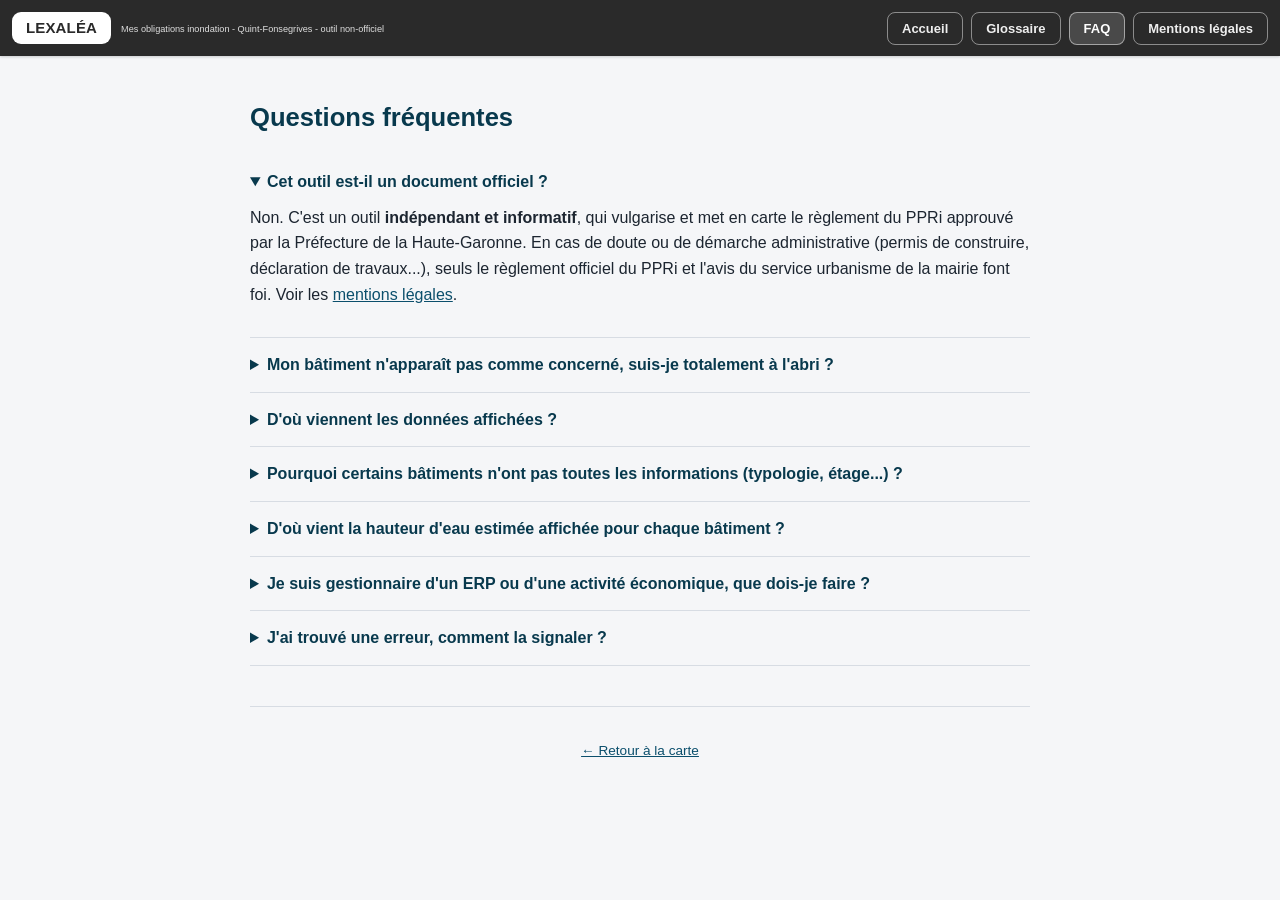
<file: faq.html>
<!doctype html>
<html lang="fr">
<head>
  <meta charset="utf-8">
  <meta name="viewport" content="width=device-width, initial-scale=1">
  <title>Questions fréquentes - Mes obligations inondation</title>
  <meta name="description" content="Réponses aux questions fréquentes sur l'outil et sur le PPRi inondation de Quint-Fonsegrives.">
  <link rel="stylesheet" href="src/css/style.css">
  <link rel="icon" href="data:image/svg+xml,<svg xmlns=%22http://www.w3.org/2000/svg%22 viewBox=%220 0 100 100%22><text y=%22.9em%22 font-size=%2290%22>🌊</text></svg>">
</head>
<body>
  <a class="skip-link" href="#contenu">Aller au contenu principal</a>
  <header class="app-header">
    <a class="brand" href="index.html"><span class="brand-pill">LEXALÉA</span></a>
    <span class="brand-text"><small>Mes obligations inondation - Quint-Fonsegrives - outil non-officiel</small></span>
    <nav class="nav-pills" aria-label="Navigation principale">
      <a href="index.html">Accueil</a>
      <a href="glossaire.html">Glossaire</a>
      <a href="faq.html" aria-current="page">FAQ</a>
      <a href="mentions-legales.html">Mentions légales</a>
    </nav>
    <button class="menu-toggle" id="menu-toggle" aria-label="Ouvrir le menu" aria-expanded="false" aria-controls="mobile-nav">☰</button>
  </header>
  <nav id="mobile-nav" class="mobile-nav" aria-label="Navigation mobile">
    <a href="index.html">🏠 Accueil</a>
    <a href="glossaire.html">📖 Glossaire</a>
    <a href="faq.html">❓ Questions fréquentes</a>
    <a href="mentions-legales.html">⚖️ Mentions légales</a>
  </nav>

  <main id="contenu" class="content-page">
    <h1>Questions fréquentes</h1>

    <details class="faq-item" open>
      <summary>Cet outil est-il un document officiel ?</summary>
      <p>
        Non. C'est un outil <strong>indépendant et informatif</strong>, qui
        vulgarise et met en carte le règlement du PPRi approuvé par la
        Préfecture de la Haute-Garonne. En cas de doute ou de démarche
        administrative (permis de construire, déclaration de travaux...),
        seuls le règlement officiel du PPRi et l'avis du service urbanisme de
        la mairie font foi. Voir les <a href="mentions-legales.html">mentions légales</a>.
      </p>
    </details>

    <details class="faq-item">
      <summary>Mon bâtiment n'apparaît pas comme concerné, suis-je totalement à l'abri ?</summary>
      <p>
        Le PPRi « Marcaissonne-Sauneseillonne » couvre un phénomène
        précis (débordement de cours d'eau). D'autres risques peuvent exister
        (ruissellement pluvial, autres aléas) sans être cartographiés par ce
        PPRi. Consultez <a href="https://www.georisques.gouv.fr/" target="_blank" rel="noopener">Géorisques</a>
        pour une vue d'ensemble des risques à votre adresse.
      </p>
    </details>

    <details class="faq-item">
      <summary>D'où viennent les données affichées ?</summary>
      <p>
        Le zonage réglementaire provient du PPRi approuvé, publié par la
        DDT de la Haute-Garonne. Les bâtiments proviennent de la BD TOPO®
        de l'IGN, croisés géographiquement avec le zonage, et complétés par
        la BDNB (typologie) lorsque disponible. La hauteur d'eau estimée est
        calculée à partir des cotes de crue historique officielles (isocotes
        PHE) et du Modèle Numérique de Terrain LiDAR HD de l'IGN. Les
        établissements recevant du public ne sont pas encore intégrés pour
        cette commune. Le détail est donné dans
        <a href="https://github.com/Geopi-Conseil/QUINT-REGLOVIZ" target="_blank" rel="noopener">le dépôt du projet</a> (fichier
        <code>docs/METHODOLOGIE.md</code>).
      </p>
    </details>

    <details class="faq-item">
      <summary>Pourquoi certains bâtiments n'ont pas toutes les informations (typologie, étage...) ?</summary>
      <p>
        Certaines informations (nombre de logements, présence d'un étage,
        usage précis) sont estimées à partir de données publiques qui ne sont
        pas exhaustives à l'échelle du bâtiment individuel. Lorsque la donnée
        est incertaine ou absente, l'outil l'indique explicitement plutôt que
        de deviner.
      </p>
    </details>

    <details class="faq-item">
      <summary>D'où vient la hauteur d'eau estimée affichée pour chaque bâtiment ?</summary>
      <p>
        Pour Quint-Fonsegrives, les cotes de crue historique (plus hautes eaux
        connues, PHE) sont disponibles sous forme cartographique (isocotes
        géoréférencées). L'outil interpole une surface d'eau continue entre
        ces lignes de cote, puis la compare à l'altitude du sol au droit de
        chaque bâtiment (Modèle Numérique de Terrain LiDAR HD de l'IGN,
        précision verticale officielle de 10 cm). La différence donne la
        hauteur d'eau estimée. C'est une <strong>estimation indicative</strong>,
        pas un calcul hydraulique réglementaire : le sol sous un bâtiment
        n'est jamais mesuré directement par le LiDAR (la toiture bloque le
        laser), il est donc lui-même interpolé à partir des points sol
        alentour. En cas de doute, le plan officiel des cotes PHE reste
        consultable auprès de la DDT ou de la mairie.
      </p>
    </details>

    <details class="faq-item">
      <summary>Je suis gestionnaire d'un ERP ou d'une activité économique, que dois-je faire ?</summary>
      <p>
        Cliquez sur votre établissement (ou recherchez son adresse) : le
        panneau d'information indique la zone réglementaire, les seuils de
        travaux applicables et, le cas échéant, votre éligibilité au Fonds
        Barnier. Un diagnostic de vulnérabilité réalisé par un professionnel
        reste la démarche de référence pour vos obligations précises.
      </p>
    </details>

    <details class="faq-item">
      <summary>J'ai trouvé une erreur, comment la signaler ?</summary>
      <p>
        Ouvrez une « issue » sur le dépôt du projet en décrivant le bâtiment
        concerné (adresse ou identifiant BD TOPO) et l'erreur constatée. Voir
        le fichier <code>CONTRIBUTING.md</code> du dépôt.
      </p>
    </details>

    <footer class="site-footer">
      <p><a href="index.html">← Retour à la carte</a></p>
    </footer>
  </main>

  <script src="src/js/nav.js"></script>
</body>
</html>
</file>
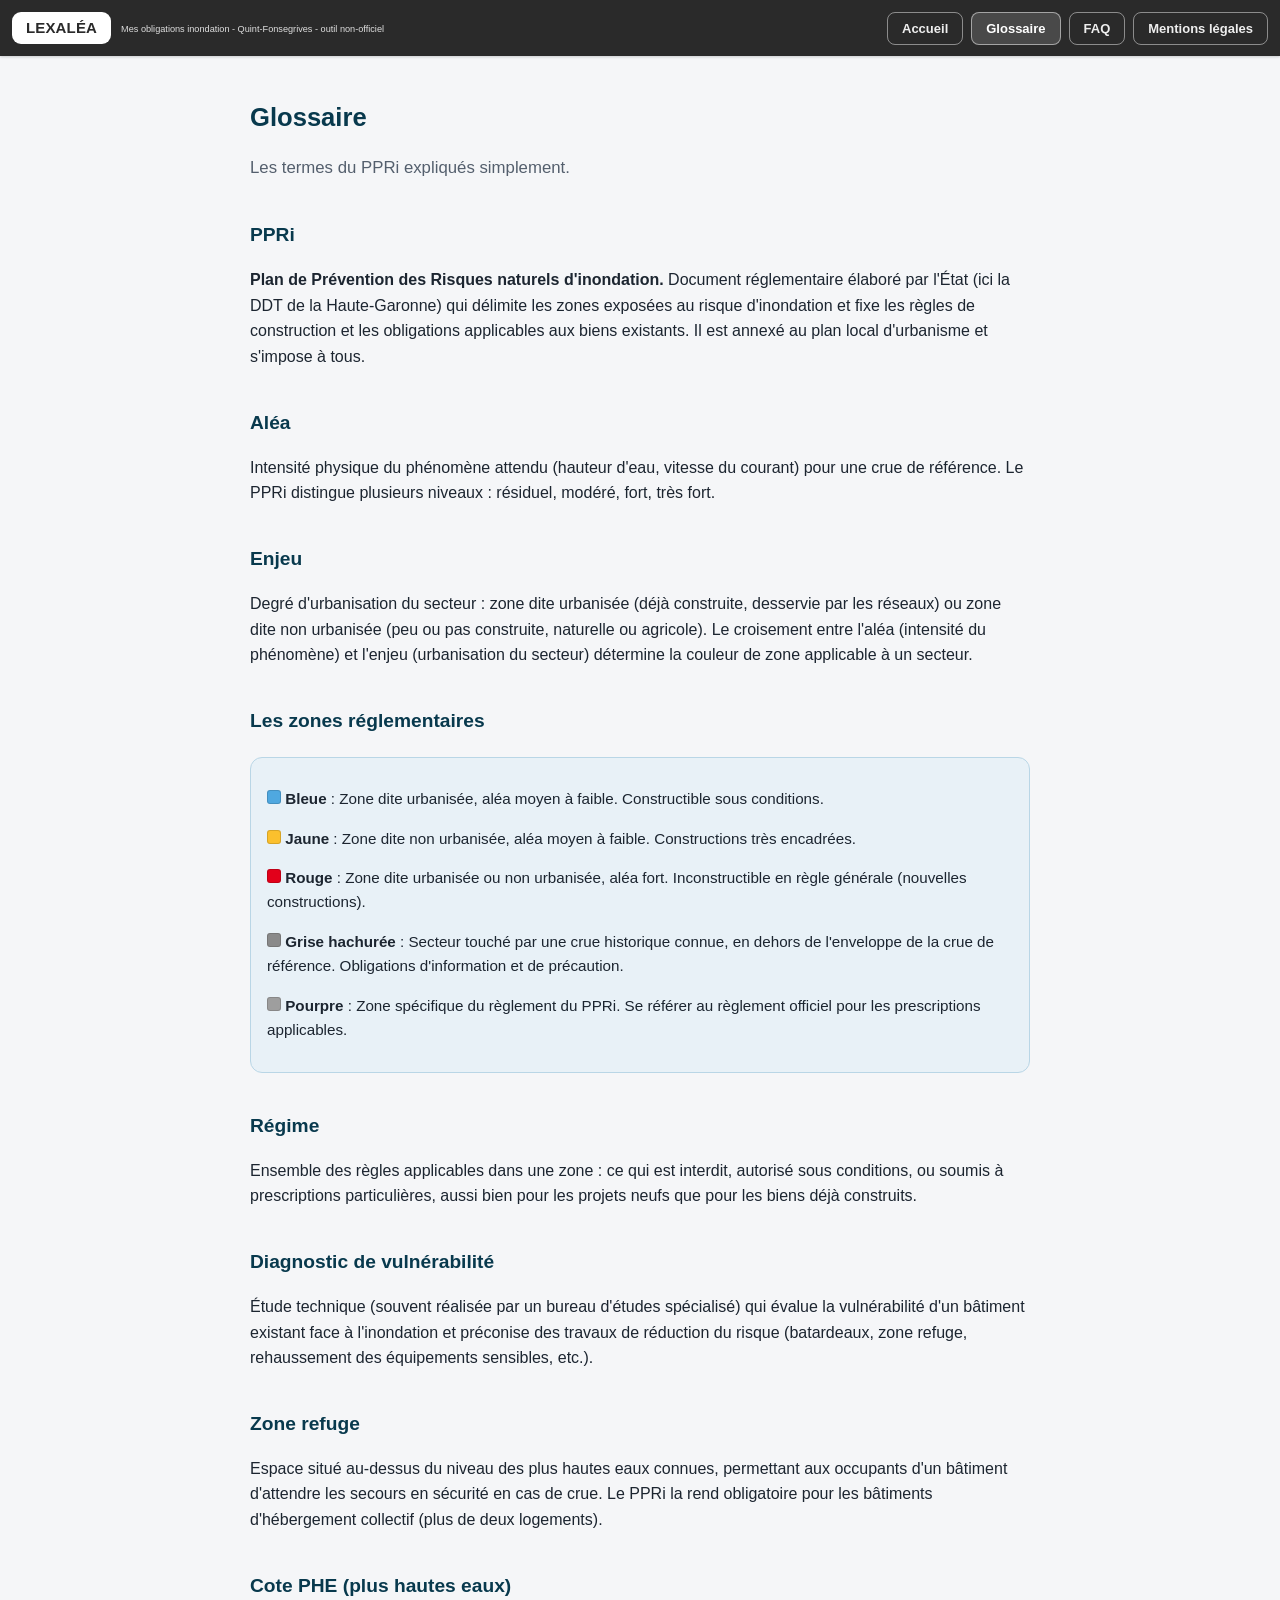
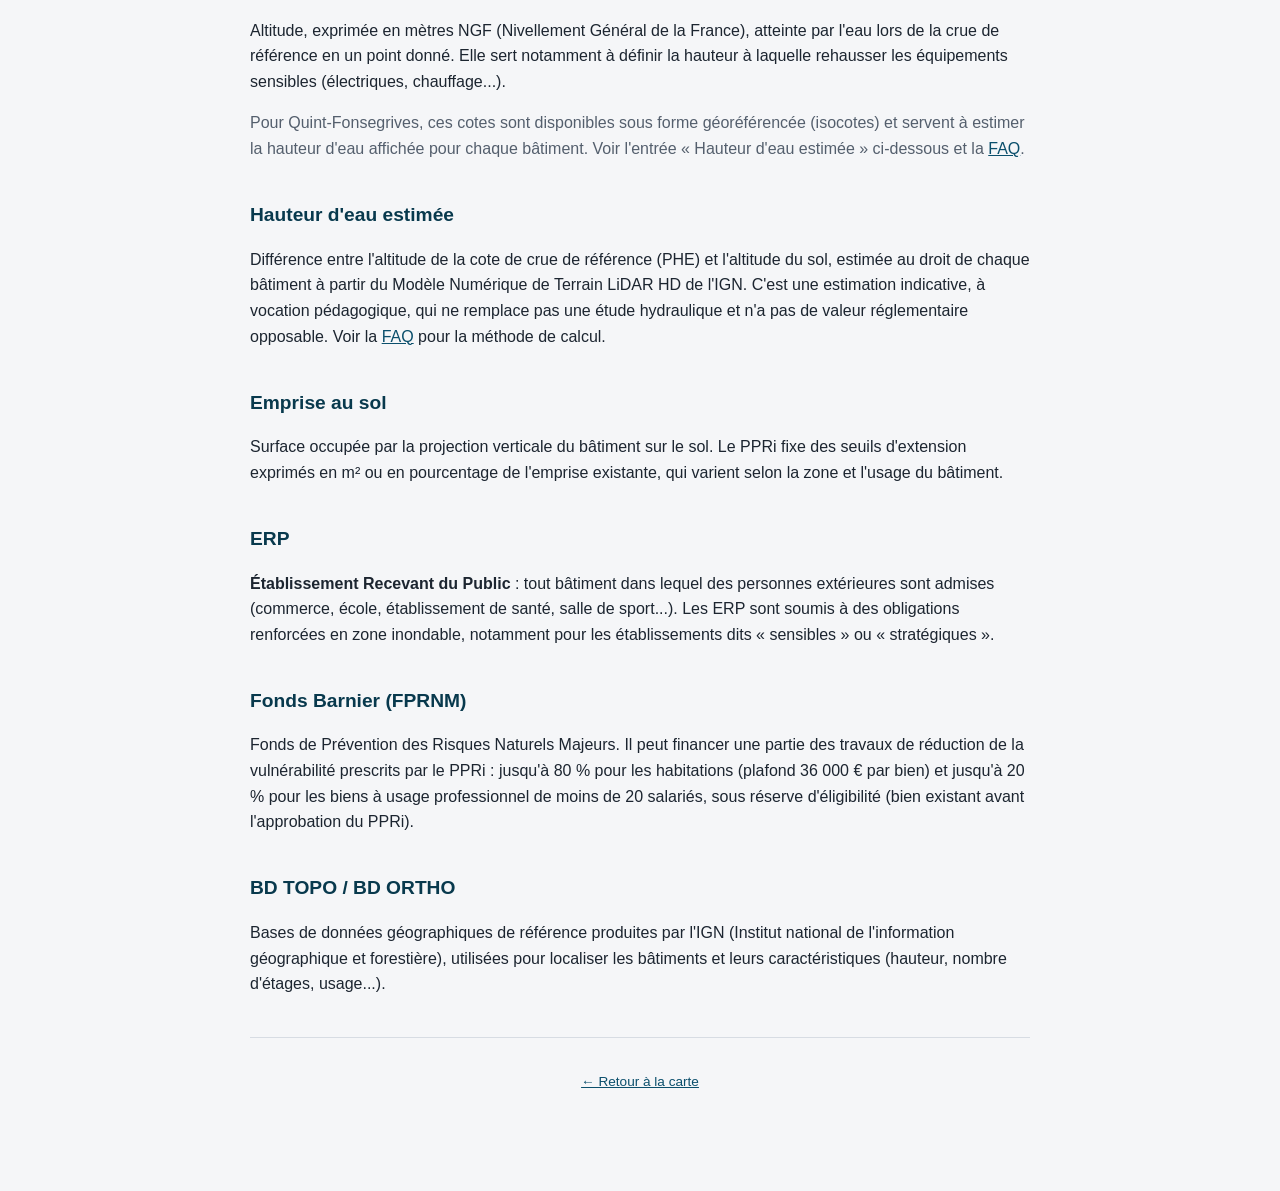
<file: glossaire.html>
<!doctype html>
<html lang="fr">
<head>
  <meta charset="utf-8">
  <meta name="viewport" content="width=device-width, initial-scale=1">
  <title>Glossaire - Mes obligations inondation</title>
  <meta name="description" content="Définitions simples des termes utilisés dans le PPRi inondation : aléa, enjeu, zone bleue/orange/rouge/violette, cote PHE, zone refuge, Fonds Barnier...">
  <link rel="stylesheet" href="src/css/style.css">
  <link rel="icon" href="data:image/svg+xml,<svg xmlns=%22http://www.w3.org/2000/svg%22 viewBox=%220 0 100 100%22><text y=%22.9em%22 font-size=%2290%22>🌊</text></svg>">
</head>
<body>
  <a class="skip-link" href="#contenu">Aller au contenu principal</a>
  <header class="app-header">
    <a class="brand" href="index.html"><span class="brand-pill">LEXALÉA</span></a>
    <span class="brand-text"><small>Mes obligations inondation - Quint-Fonsegrives - outil non-officiel</small></span>
    <nav class="nav-pills" aria-label="Navigation principale">
      <a href="index.html">Accueil</a>
      <a href="glossaire.html" aria-current="page">Glossaire</a>
      <a href="faq.html">FAQ</a>
      <a href="mentions-legales.html">Mentions légales</a>
    </nav>
    <button class="menu-toggle" id="menu-toggle" aria-label="Ouvrir le menu" aria-expanded="false" aria-controls="mobile-nav">☰</button>
  </header>
  <nav id="mobile-nav" class="mobile-nav" aria-label="Navigation mobile">
    <a href="index.html">🏠 Accueil</a>
    <a href="glossaire.html">📖 Glossaire</a>
    <a href="faq.html">❓ Questions fréquentes</a>
    <a href="mentions-legales.html">⚖️ Mentions légales</a>
  </nav>

  <main id="contenu" class="content-page">
    <h1>Glossaire</h1>
    <p class="lead">Les termes du PPRi expliqués simplement.</p>

    <h2>PPRi</h2>
    <p>
      <strong>Plan de Prévention des Risques naturels d'inondation.</strong> Document
      réglementaire élaboré par l'État (ici la DDT de la Haute-Garonne) qui
      délimite les zones exposées au risque d'inondation et fixe les règles de
      construction et les obligations applicables aux biens existants. Il est
      annexé au plan local d'urbanisme et s'impose à tous.
    </p>

    <h2>Aléa</h2>
    <p>
      Intensité physique du phénomène attendu (hauteur d'eau, vitesse du
      courant) pour une crue de référence. Le PPRi distingue plusieurs niveaux :
      résiduel, modéré, fort, très fort.
    </p>

    <h2>Enjeu</h2>
    <p>
      Degré d'urbanisation du secteur : zone dite urbanisée (déjà construite,
      desservie par les réseaux) ou zone dite non urbanisée (peu ou pas
      construite, naturelle ou agricole). Le croisement entre l'aléa (intensité
      du phénomène) et l'enjeu (urbanisation du secteur) détermine la couleur
      de zone applicable à un secteur.
    </p>

    <h2>Les zones réglementaires</h2>
    <div class="notice info">
      <p><span class="legend-swatch" style="background:#4FA8E0;display:inline-block"></span>
      <strong> Bleue</strong> : Zone dite urbanisée, aléa moyen à faible. Constructible sous conditions.</p>
      <p><span class="legend-swatch" style="background:#FBC02D;display:inline-block"></span>
      <strong> Jaune</strong> : Zone dite non urbanisée, aléa moyen à faible. Constructions très encadrées.</p>
      <p><span class="legend-swatch" style="background:#E2001A;display:inline-block"></span>
      <strong> Rouge</strong> : Zone dite urbanisée ou non urbanisée, aléa fort. Inconstructible en règle générale (nouvelles constructions).</p>
      <p><span class="legend-swatch" style="background:#8A8A8A;display:inline-block"></span>
      <strong> Grise hachurée</strong> : Secteur touché par une crue historique connue, en dehors de l'enveloppe de la crue de référence. Obligations d'information et de précaution.</p>
      <p><span class="legend-swatch" style="background:#9E9E9E;display:inline-block"></span>
      <strong> Pourpre</strong> : Zone spécifique du règlement du PPRi. Se référer au règlement officiel pour les prescriptions applicables.</p>
    </div>

    <h2>Régime</h2>
    <p>
      Ensemble des règles applicables dans une zone : ce qui est interdit,
      autorisé sous conditions, ou soumis à prescriptions particulières, aussi
      bien pour les projets neufs que pour les biens déjà construits.
    </p>

    <h2>Diagnostic de vulnérabilité</h2>
    <p>
      Étude technique (souvent réalisée par un bureau d'études spécialisé) qui
      évalue la vulnérabilité d'un bâtiment existant face à l'inondation et
      préconise des travaux de réduction du risque (batardeaux, zone refuge,
      rehaussement des équipements sensibles, etc.).
    </p>

    <h2>Zone refuge</h2>
    <p>
      Espace situé au-dessus du niveau des plus hautes eaux connues, permettant
      aux occupants d'un bâtiment d'attendre les secours en sécurité en cas de
      crue. Le PPRi la rend obligatoire pour les bâtiments d'hébergement
      collectif (plus de deux logements).
    </p>

    <h2>Cote PHE (plus hautes eaux)</h2>
    <p>
      Altitude, exprimée en mètres NGF (Nivellement Général de la France),
      atteinte par l'eau lors de la crue de référence en un point donné. Elle
      sert notamment à définir la hauteur à laquelle rehausser les équipements
      sensibles (électriques, chauffage...).
    </p>
    <p class="text-muted">
      Pour Quint-Fonsegrives, ces cotes sont disponibles sous forme
      géoréférencée (isocotes) et servent à estimer la hauteur d'eau affichée
      pour chaque bâtiment. Voir l'entrée « Hauteur d'eau estimée » ci-dessous
      et la <a href="faq.html">FAQ</a>.
    </p>

    <h2>Hauteur d'eau estimée</h2>
    <p>
      Différence entre l'altitude de la cote de crue de référence (PHE) et
      l'altitude du sol, estimée au droit de chaque bâtiment à partir du
      Modèle Numérique de Terrain LiDAR HD de l'IGN. C'est une estimation
      indicative, à vocation pédagogique, qui ne remplace pas une étude
      hydraulique et n'a pas de valeur réglementaire opposable. Voir la
      <a href="faq.html">FAQ</a> pour la méthode de calcul.
    </p>

    <h2>Emprise au sol</h2>
    <p>
      Surface occupée par la projection verticale du bâtiment sur le sol. Le
      PPRi fixe des seuils d'extension exprimés en m² ou en pourcentage de
      l'emprise existante, qui varient selon la zone et l'usage du bâtiment.
    </p>

    <h2>ERP</h2>
    <p>
      <strong>Établissement Recevant du Public</strong> : tout bâtiment dans
      lequel des personnes extérieures sont admises (commerce, école,
      établissement de santé, salle de sport...). Les ERP sont soumis à des
      obligations renforcées en zone inondable, notamment pour les
      établissements dits « sensibles » ou « stratégiques ».
    </p>

    <h2>Fonds Barnier (FPRNM)</h2>
    <p>
      Fonds de Prévention des Risques Naturels Majeurs. Il peut financer une
      partie des travaux de réduction de la vulnérabilité prescrits par le
      PPRi : jusqu'à 80 % pour les habitations (plafond 36 000 € par bien) et
      jusqu'à 20 % pour les biens à usage professionnel de moins de 20 salariés,
      sous réserve d'éligibilité (bien existant avant l'approbation du PPRi).
    </p>

    <h2>BD TOPO / BD ORTHO</h2>
    <p>
      Bases de données géographiques de référence produites par l'IGN
      (Institut national de l'information géographique et forestière),
      utilisées pour localiser les bâtiments et leurs caractéristiques
      (hauteur, nombre d'étages, usage...).
    </p>

    <footer class="site-footer">
      <p><a href="index.html">← Retour à la carte</a></p>
    </footer>
  </main>

  <script src="src/js/nav.js"></script>
</body>
</html>
</file>
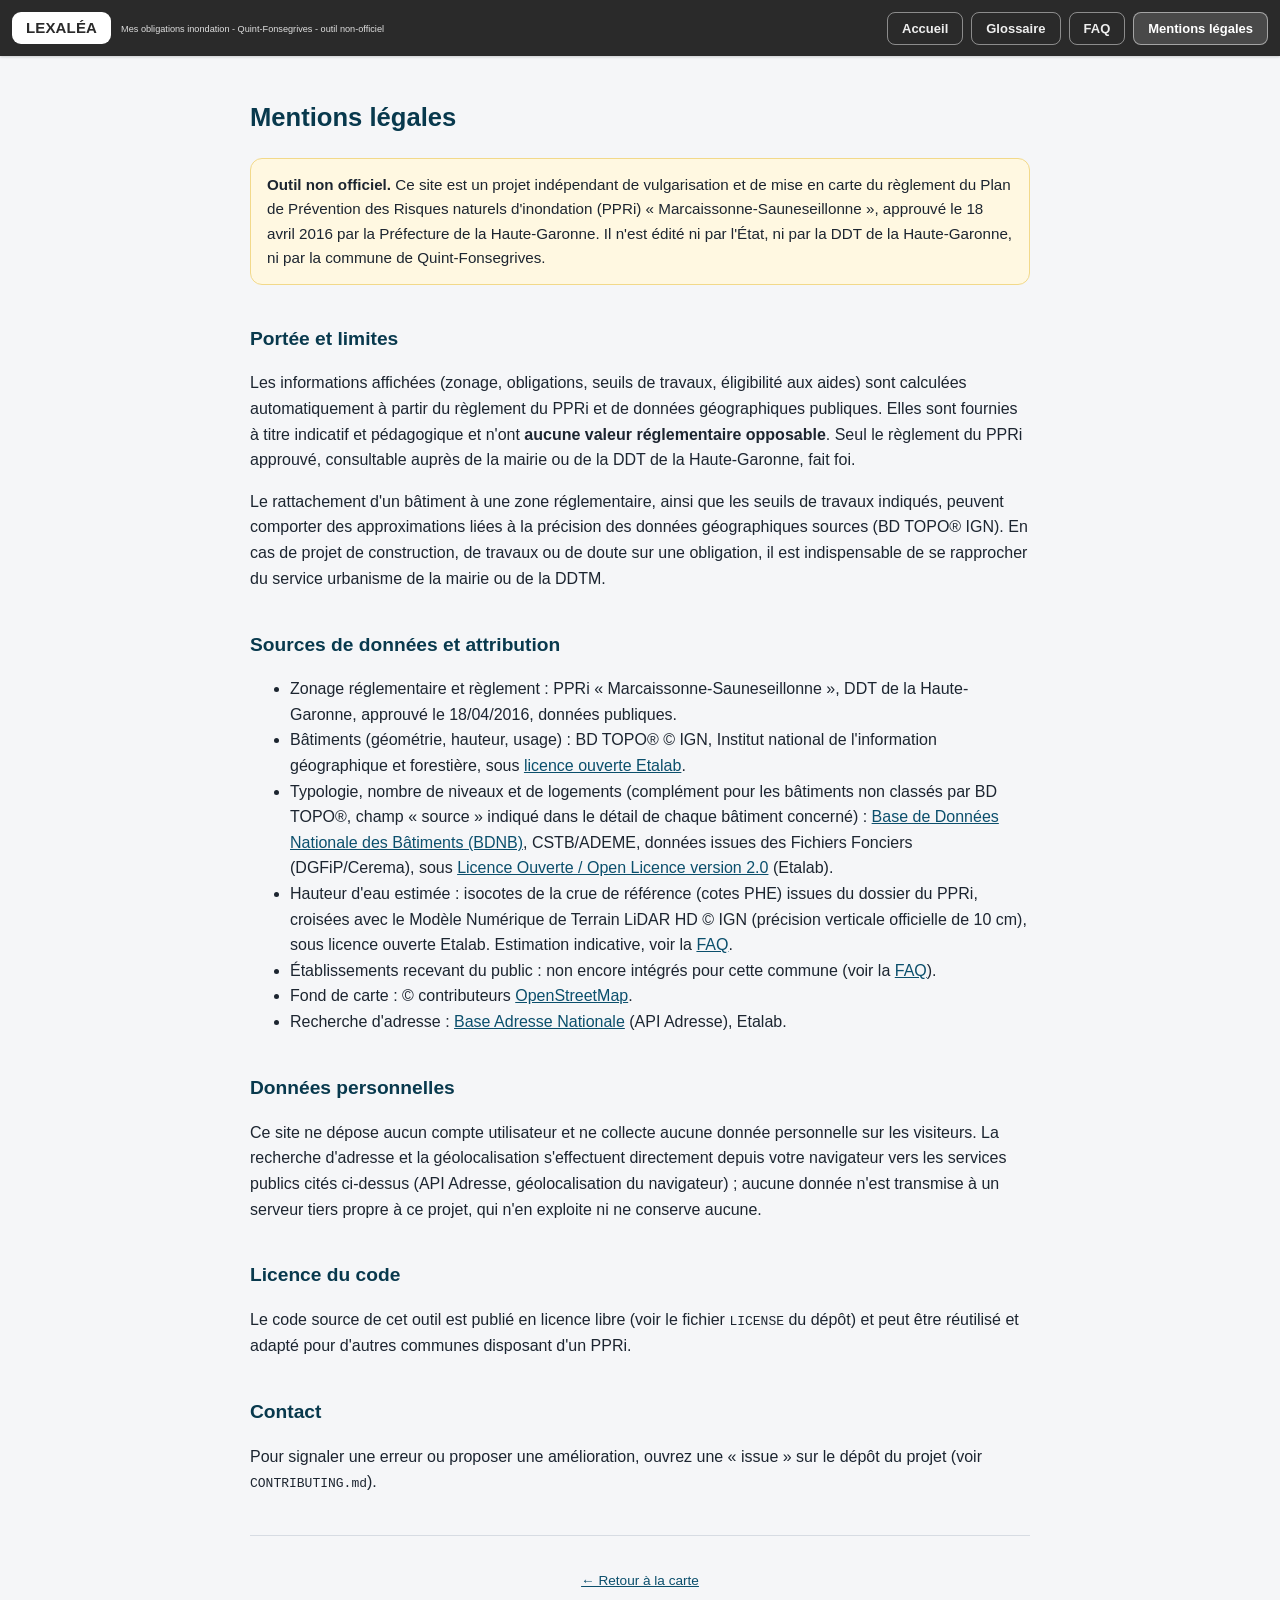
<file: mentions-legales.html>
<!doctype html>
<html lang="fr">
<head>
  <meta charset="utf-8">
  <meta name="viewport" content="width=device-width, initial-scale=1">
  <title>Mentions légales - Mes obligations inondation</title>
  <meta name="description" content="Mentions légales, sources de données et limites de l'outil « Mes obligations inondation » de Quint-Fonsegrives.">
  <link rel="stylesheet" href="src/css/style.css">
  <link rel="icon" href="data:image/svg+xml,<svg xmlns=%22http://www.w3.org/2000/svg%22 viewBox=%220 0 100 100%22><text y=%22.9em%22 font-size=%2290%22>🌊</text></svg>">
</head>
<body>
  <a class="skip-link" href="#contenu">Aller au contenu principal</a>
  <header class="app-header">
    <a class="brand" href="index.html"><span class="brand-pill">LEXALÉA</span></a>
    <span class="brand-text"><small>Mes obligations inondation - Quint-Fonsegrives - outil non-officiel</small></span>
    <nav class="nav-pills" aria-label="Navigation principale">
      <a href="index.html">Accueil</a>
      <a href="glossaire.html">Glossaire</a>
      <a href="faq.html">FAQ</a>
      <a href="mentions-legales.html" aria-current="page">Mentions légales</a>
    </nav>
    <button class="menu-toggle" id="menu-toggle" aria-label="Ouvrir le menu" aria-expanded="false" aria-controls="mobile-nav">☰</button>
  </header>
  <nav id="mobile-nav" class="mobile-nav" aria-label="Navigation mobile">
    <a href="index.html">🏠 Accueil</a>
    <a href="glossaire.html">📖 Glossaire</a>
    <a href="faq.html">❓ Questions fréquentes</a>
    <a href="mentions-legales.html">⚖️ Mentions légales</a>
  </nav>

  <main id="contenu" class="content-page">
    <h1>Mentions légales</h1>

    <div class="notice">
      <strong>Outil non officiel.</strong> Ce site est un projet indépendant
      de vulgarisation et de mise en carte du règlement du Plan de Prévention
      des Risques naturels d'inondation (PPRi) « Marcaissonne-Sauneseillonne »,
      approuvé le 18 avril 2016 par la Préfecture de la Haute-Garonne. Il
      n'est édité ni par l'État, ni par la DDT de la Haute-Garonne, ni par la
      commune de Quint-Fonsegrives.
    </div>

    <h2>Portée et limites</h2>
    <p>
      Les informations affichées (zonage, obligations, seuils de travaux,
      éligibilité aux aides) sont calculées automatiquement à partir du
      règlement du PPRi et de données géographiques publiques. Elles sont
      fournies à titre indicatif et pédagogique et n'ont
      <strong>aucune valeur réglementaire opposable</strong>. Seul le
      règlement du PPRi approuvé, consultable auprès de la mairie ou de la
      DDT de la Haute-Garonne, fait foi.
    </p>
    <p>
      Le rattachement d'un bâtiment à une zone réglementaire, ainsi que les
      seuils de travaux indiqués, peuvent comporter des approximations liées
      à la précision des données géographiques sources (BD TOPO® IGN). En cas
      de projet de construction, de travaux ou de doute sur une obligation,
      il est indispensable de se rapprocher du service urbanisme de la mairie
      ou de la DDTM.
    </p>

    <h2>Sources de données et attribution</h2>
    <ul>
      <li>
        Zonage réglementaire et règlement : PPRi « Marcaissonne-Sauneseillonne »,
        DDT de la Haute-Garonne, approuvé le 18/04/2016, données publiques.
      </li>
      <li>
        Bâtiments (géométrie, hauteur, usage) : BD TOPO® © IGN, Institut
        national de l'information géographique et forestière, sous
        <a href="https://geoservices.ign.fr/documentation/donnees/licences" target="_blank" rel="noopener">licence ouverte Etalab</a>.
      </li>
      <li>
        Typologie, nombre de niveaux et de logements (complément pour les
        bâtiments non classés par BD TOPO®, champ « source » indiqué dans
        le détail de chaque bâtiment concerné) :
        <a href="https://bdnb.io/" target="_blank" rel="noopener">Base de Données Nationale des Bâtiments (BDNB)</a>,
        CSTB/ADEME, données issues des Fichiers Fonciers (DGFiP/Cerema), sous
        <a href="https://www.etalab.gouv.fr/licence-ouverte-open-licence/" target="_blank" rel="noopener">Licence Ouverte / Open Licence version 2.0</a> (Etalab).
      </li>
      <li>
        Hauteur d'eau estimée : isocotes de la crue de référence (cotes PHE)
        issues du dossier du PPRi, croisées avec le Modèle Numérique de
        Terrain LiDAR HD © IGN (précision verticale officielle de 10 cm),
        sous licence ouverte Etalab. Estimation indicative, voir la
        <a href="faq.html">FAQ</a>.
      </li>
      <li>
        Établissements recevant du public : non encore intégrés pour cette
        commune (voir la <a href="faq.html">FAQ</a>).
      </li>
      <li>
        Fond de carte : © contributeurs
        <a href="https://www.openstreetmap.org/copyright" target="_blank" rel="noopener">OpenStreetMap</a>.
      </li>
      <li>
        Recherche d'adresse : <a href="https://adresse.data.gouv.fr/" target="_blank" rel="noopener">Base Adresse Nationale</a> (API Adresse), Etalab.
      </li>
    </ul>

    <h2>Données personnelles</h2>
    <p>
      Ce site ne dépose aucun compte utilisateur et ne collecte aucune donnée
      personnelle sur les visiteurs. La recherche d'adresse et la
      géolocalisation s'effectuent directement depuis votre navigateur vers
      les services publics cités ci-dessus (API Adresse, géolocalisation du
      navigateur) ; aucune donnée n'est transmise à un serveur tiers propre à
      ce projet, qui n'en exploite ni ne conserve aucune.
    </p>

    <h2>Licence du code</h2>
    <p>
      Le code source de cet outil est publié en licence libre (voir le
      fichier <code>LICENSE</code> du dépôt) et peut être réutilisé et adapté
      pour d'autres communes disposant d'un PPRi.
    </p>

    <h2>Contact</h2>
    <p>
      Pour signaler une erreur ou proposer une amélioration, ouvrez une
      « issue » sur le dépôt du projet (voir <code>CONTRIBUTING.md</code>).
    </p>

    <footer class="site-footer">
      <p><a href="index.html">← Retour à la carte</a></p>
    </footer>
  </main>

  <script src="src/js/nav.js"></script>
</body>
</html>
</file>
<file: src/css/style.css>
/* =========================================================================
   Mes obligations face au risque inondation - Quint-Fonsegrives
   Feuille de style principale
   Mobile-first, variables CSS, thème clair uniquement (contexte réglementaire
   -> on privilégie une lecture stable et imprimable plutôt qu'un mode sombre).
   ========================================================================= */

:root {
  /* Palette neutre de l'interface (volontairement distincte des couleurs
     réglementaires des zones, pour ne jamais les confondre) */
  --color-bg: #f5f6f8;
  --color-surface: #ffffff;
  --color-surface-alt: #eef1f5;
  --color-border: #d7dce3;
  --color-text: #1c2530;
  --color-text-muted: #545f6d;
  --color-primary: #0b4f6c;
  --color-primary-dark: #08394d;
  --color-primary-contrast: #ffffff;
  --color-focus: #1a73e8;
  --color-danger: #b3261e;
  --color-success: #2e7d32;

  /* Couleurs réglementaires des zones PPRi : DOIVENT rester cohérentes avec
     data/*.geojson (propriété zoneColor) et docs/METHODOLOGIE.md */
  --zone-bleue: #4fa8e0;
  --zone-jaune: #fbc02d;
  --zone-rouge: #e2001a;
  --zone-grise-hachuree: #8a8a8a;
  --zone-pourpre: #9e9e9e;
  --zone-hors: #9e9e9e;

  /* Identité LEXALÉA : nav sombre + un badge de couleur par parcours (voir
     docs/ARCHITECTURE pour l'origine de ces teintes, reprises du prototype
     d'interface). Les bandeaux du panneau Habitants reprennent la palette
     du prototype (proto_lexalea.pptx). */
  --nav-bg: #2a2a2a;
  --nav-bg-dark: #1f1f1f;
  --mode-habitants: #2e3b52;
  --mode-elus: #6b5a1f;
  --mode-services: #2f6f63;
  --band-zonage: #afc2e8;
  --band-profil: #f5d76e;
  --band-estimation: #9fb4dd;
  --band-mesures: #c9ddc2;
  --band-travaux: #f3c8a6;
  /* Variantes très claires des couleurs ci-dessus, utilisées comme fond de
     pastille d'icône et comme léger lavis de l'en-tête quand le bandeau est
     ouvert (voir .band-head-icon / details[open] > .band-head). */
  --band-zonage-soft: #eaf0fb;
  --band-profil-soft: #fdf6df;
  --band-estimation-soft: #e9eff9;
  --band-mesures-soft: #eaf5e7;
  --band-travaux-soft: #fdf0e3;

  /* Codage obligatoire / recommandé / aides (mesures) et neuf / existant
     (travaux) : couleur + icône + libellé, jamais la couleur seule (voir
     bandeaux « Mesures » et « Règles de travaux », src/js/app.js). */
  --color-mandatory: #b3261e;
  --color-mandatory-bg: #fbeceb;
  --color-mandatory-border: #f0cbc8;
  --color-recommended: #0f6a5e;
  --color-recommended-bg: #e9f4f2;
  --color-recommended-border: #c7e6e0;
  --color-aide: #8a5a1e;
  --color-aide-bg: #f8f0e0;
  --color-aide-border: #eaddba;
  --color-neuf-bg: #eef3f8;
  --color-existant-bg: #f8f3ea;

  --radius-sm: 6px;
  --radius-md: 12px;
  --radius-lg: 16px;
  --shadow-1: 0 1px 3px rgba(20, 27, 36, 0.12), 0 1px 2px rgba(20, 27, 36, 0.08);
  --shadow-2: 0 8px 24px rgba(20, 27, 36, 0.18);

  --header-h: 56px;
  --panel-peek-h: 96px;

  color-scheme: light;
}

* {
  box-sizing: border-box;
}

/* Les écrans applicatifs (en-tête, accueil, carte) fixent tous un display
   explicite (flex/block) pour leur état visible, ce qui l'emporterait sur
   l'attribut [hidden] du navigateur (règle de spécificité égale, UA vs
   auteur) sans cette surcharge explicite. setMode()/showAccueil() dans
   src/js/app.js basculent ces 3 écrans via l'attribut hidden. */
#app-header[hidden],
#screen-map[hidden],
#screen-accueil[hidden] {
  display: none;
}

html, body {
  height: 100%;
}

body {
  margin: 0;
  font-family: "Segoe UI", "Helvetica Neue", Arial, sans-serif;
  color: var(--color-text);
  background: var(--color-bg);
  -webkit-font-smoothing: antialiased;
}

a {
  color: var(--color-primary);
}

a:hover {
  color: var(--color-primary-dark);
}

img { max-width: 100%; }

/* ---------- Accessibilité : lien d'évitement + focus visible ---------- */

.skip-link {
  position: absolute;
  left: -999px;
  top: 0;
  background: var(--color-primary);
  color: #fff;
  padding: 10px 16px;
  z-index: 2000;
  border-radius: 0 0 var(--radius-sm) 0;
}

.skip-link:focus {
  left: 0;
}

:focus-visible {
  outline: 3px solid var(--color-focus);
  outline-offset: 2px;
}

/* ============================== En-tête ============================== */

.app-header {
  position: fixed;
  inset: 0 0 auto 0;
  height: var(--header-h);
  display: flex;
  align-items: center;
  gap: 10px;
  padding: 0 12px;
  background: var(--nav-bg);
  color: #fff;
  z-index: 1200;
  box-shadow: var(--shadow-1);
}

.app-header .brand {
  display: flex;
  align-items: center;
  gap: 10px;
  color: #333;
  text-decoration: none;
  line-height: 1.15;
  min-width: 0;
  flex: none;
}

.app-header .brand .brand-pill {
  flex: none;
  background: #fff;
  color: #2a2a2a;
  font-weight: 800;
  font-size: 15px;
  letter-spacing: 0.01em;
  padding: 7px 14px;
  border-radius: 9px;
}

.app-header .mode-badge {
  flex: none;
  background: var(--mode-badge, var(--mode-habitants));
  color: #fff;
  font-weight: 600;
  font-size: 12.5px;
  padding: 7px 13px;
  border-radius: 9px;
  white-space: nowrap;
}

.app-header .nav-retour {
  color: #fff;
  opacity: 0.88;
  text-decoration: none;
  font-size: 13px;
  white-space: nowrap;
  overflow: hidden;
  text-overflow: ellipsis;
  display: none;
}

.app-header .nav-retour:hover { opacity: 1; }

.app-header .brand-text {
  color: #fff;
  opacity: 0.85;
  font-size: 11px;
  overflow: hidden;
  text-overflow: ellipsis;
  white-space: nowrap;
  margin-right: auto;
  display: none;
}

.app-header nav.nav-pills {
  display: none;
}

.app-header .menu-toggle {
  background: rgba(255,255,255,0.12);
  border: none;
  color: #fff;
  width: 40px;
  height: 40px;
  border-radius: var(--radius-sm);
  font-size: 18px;
  cursor: pointer;
  margin-left: auto;
}

@media (min-width: 640px) {
  .app-header .nav-retour { display: inline; }
}

@media (min-width: 860px) {
  .app-header .brand-text { display: block; margin-right: 0; }
  .app-header nav.nav-pills {
    display: flex;
    gap: 8px;
    margin-left: auto;
  }
  .app-header nav.nav-pills a {
    color: #fff;
    text-decoration: none;
    font-size: 13px;
    font-weight: 600;
    padding: 8px 14px;
    border-radius: 8px;
    border: 1px solid rgba(255,255,255,0.5);
    opacity: 0.92;
    transition: background 0.15s ease, opacity 0.15s ease;
  }
  .app-header nav.nav-pills a:hover,
  .app-header nav.nav-pills a[aria-current="page"] {
    background: rgba(255,255,255,0.15);
    opacity: 1;
  }
  .app-header .menu-toggle {
    display: none;
  }
}

/* Menu mobile déroulant */
.mobile-nav {
  position: fixed;
  top: var(--header-h);
  left: 0;
  right: 0;
  background: var(--nav-bg-dark);
  z-index: 1150;
  display: none;
  flex-direction: column;
  padding: 8px;
  box-shadow: var(--shadow-2);
}

.mobile-nav.open {
  display: flex;
}

.mobile-nav a {
  color: #fff;
  text-decoration: none;
  padding: 12px 14px;
  border-radius: var(--radius-sm);
  font-size: 15px;
}

.mobile-nav a:hover {
  background: rgba(255,255,255,0.12);
}

@media (min-width: 860px) {
  .mobile-nav { display: none !important; }
}

/* ============================ Écran d'accueil =========================== */
/* 3 parcours (Habitants / Élus & collectivités / Services techniques), repris
   du prototype d'interface (proto_lexalea.pptx) : carte claire sur fond
   cartographique abstrait, pastille LEXALÉA, un bouton par parcours. */

.screen-accueil {
  position: fixed;
  inset: 0;
  display: flex;
  align-items: center;
  justify-content: center;
  padding: 24px;
  background:
    radial-gradient(ellipse 60% 50% at 72% 30%, #3a5a78 0%, transparent 60%),
    radial-gradient(ellipse 50% 45% at 22% 75%, #3f6b52 0%, transparent 55%),
    #22303c;
}

.accueil-card {
  background: #fbeac2;
  border-radius: var(--radius-lg);
  box-shadow: var(--shadow-2);
  padding: 44px 40px;
  max-width: 560px;
  width: 100%;
  text-align: center;
}

.accueil-logo {
  display: inline-block;
  background: #fff;
  color: #2a2a2a;
  font-weight: 800;
  font-size: 18px;
  padding: 9px 20px;
  border-radius: 9px;
  margin-bottom: 20px;
}

.accueil-card h1 {
  margin: 0 0 10px;
  font-size: 1.5rem;
  color: #a67c1e;
  font-weight: 800;
}

.accueil-card p {
  margin: 0 0 28px;
  color: #6b5a1f;
  font-size: 0.95rem;
  line-height: 1.55;
}

.accueil-buttons {
  display: grid;
  grid-template-columns: repeat(auto-fit, minmax(150px, 1fr));
  gap: 12px;
}

.accueil-btn {
  border: none;
  border-radius: 10px;
  padding: 16px 14px;
  color: #fff;
  font-weight: 700;
  font-size: 14.5px;
  cursor: pointer;
  font-family: inherit;
  transition: filter 0.15s ease, transform 0.1s ease;
}

.accueil-btn:hover,
.accueil-btn:focus-visible { filter: brightness(1.08); }

.accueil-btn:active { transform: scale(0.98); }

.accueil-btn-habitants { background: var(--mode-habitants); }
.accueil-btn-elus { background: var(--mode-elus); }
.accueil-btn-services { background: var(--mode-services); }

/* ====================== Page de contenu (non-carte) ==================== */

.content-page {
  padding-top: calc(var(--header-h) + 24px);
  max-width: 820px;
  margin: 0 auto;
  padding-left: 20px;
  padding-right: 20px;
  padding-bottom: 64px;
  line-height: 1.6;
}

.content-page h1 {
  font-size: 1.6rem;
  color: var(--color-primary-dark);
}

.content-page h2 {
  font-size: 1.2rem;
  color: var(--color-primary-dark);
  margin-top: 2em;
}

.content-page .lead {
  font-size: 1.05rem;
  color: var(--color-text-muted);
}

.notice {
  background: #fff8e1;
  border: 1px solid #f2d98a;
  border-radius: var(--radius-md);
  padding: 14px 16px;
  font-size: 0.95rem;
  margin: 20px 0;
}

.notice.info {
  background: #e8f1f7;
  border-color: #b9d6e6;
}

.faq-item {
  border-bottom: 1px solid var(--color-border);
  padding: 14px 0;
}

.faq-item summary {
  cursor: pointer;
  font-weight: 600;
  color: var(--color-primary-dark);
}

.faq-item p {
  margin-top: 10px;
  color: var(--color-text);
}

footer.site-footer {
  border-top: 1px solid var(--color-border);
  margin-top: 40px;
  padding: 20px;
  font-size: 0.85rem;
  color: var(--color-text-muted);
  text-align: center;
}

/* ============================ Application carte ========================= */

.map-app {
  position: fixed;
  inset: var(--header-h) 0 0 0;
  display: block;
}

#map {
  position: absolute;
  inset: 0;
}

/* Boutons flottants (recherche, légende) */
.map-toolbar {
  position: absolute;
  top: 12px;
  left: 12px;
  right: 12px;
  z-index: 900;
  display: flex;
  gap: 8px;
  align-items: flex-start;
  pointer-events: none;
}

.map-toolbar > * {
  pointer-events: auto;
}

.search-box {
  flex: 1 1 auto;
  min-width: 0;
  max-width: 420px;
  background: var(--color-surface);
  border-radius: var(--radius-md);
  box-shadow: var(--shadow-1);
  display: flex;
  align-items: center;
  padding: 4px 4px 4px 12px;
  position: relative;
}

.search-box input {
  border: none;
  outline: none;
  flex: 1;
  font-size: 15px;
  padding: 10px 6px;
  background: transparent;
  color: var(--color-text);
  min-width: 0;
}

.search-box button {
  background: var(--color-primary);
  color: #fff;
  border: none;
  border-radius: var(--radius-sm);
  width: 38px;
  height: 38px;
  cursor: pointer;
  flex: none;
}

.search-results {
  position: absolute;
  top: calc(100% + 6px);
  left: 0;
  right: 0;
  background: var(--color-surface);
  border-radius: var(--radius-md);
  box-shadow: var(--shadow-2);
  max-height: 260px;
  overflow-y: auto;
  display: none;
}

.search-results.open { display: block; }

.search-results button {
  display: block;
  width: 100%;
  text-align: left;
  padding: 10px 14px;
  background: none;
  border: none;
  border-bottom: 1px solid var(--color-border);
  font-size: 14px;
  cursor: pointer;
  color: var(--color-text);
}

.search-results button:hover,
.search-results button:focus-visible {
  background: var(--color-surface-alt);
}

.icon-btn {
  background: var(--color-surface);
  border: none;
  border-radius: var(--radius-md);
  box-shadow: var(--shadow-1);
  width: 42px;
  height: 42px;
  font-size: 18px;
  cursor: pointer;
  flex: none;
  color: var(--color-text);
}

.icon-btn[aria-pressed="true"] {
  background: var(--color-primary);
  color: #fff;
}

/* Géolocalisation : bouton dédié en bas à droite au-dessus du panneau */
.locate-btn {
  position: absolute;
  right: 12px;
  z-index: 850;
  bottom: calc(var(--panel-peek-h) + 16px);
}

/* ------------------------------- Légende --------------------------------
   Bouton + panneau déroulant (et non un contrôle Leaflet toujours visible)
   pour ne jamais recouvrir la recherche ni le panneau d'information, quelle
   que soit la taille d'écran. */

.legend-wrapper {
  position: relative;
  flex: none;
}

.legend-box {
  position: absolute;
  top: calc(100% + 8px);
  right: 0;
  background: var(--color-surface);
  border-radius: var(--radius-md);
  box-shadow: var(--shadow-2);
  padding: 12px 14px;
  font-size: 13px;
  width: 240px;
  max-width: calc(100vw - 24px);
  display: none;
}

.legend-box.open {
  display: block;
}

.legend-box h3 {
  margin: 0 0 8px;
  font-size: 13px;
  text-transform: uppercase;
  letter-spacing: 0.04em;
  color: var(--color-text-muted);
}

.legend-row {
  display: flex;
  align-items: center;
  gap: 8px;
  padding: 3px 0;
}

.legend-swatch {
  width: 14px;
  height: 14px;
  border-radius: 3px;
  flex: none;
  border: 1px solid rgba(0,0,0,0.15);
}

/* --------------------------- Tableau de bord ------------------------------
   Même principe bouton + panneau déroulant que la légende, à l'attention
   des élus/techniciens : agrégats communaux dont chaque donnée est
   cliquable pour surligner les bâtiments correspondants sur la carte
   (voir dashboardHighlight dans src/js/app.js). */

.dashboard-wrapper {
  position: relative;
  flex: none;
}

.dashboard-box {
  position: absolute;
  top: calc(100% + 8px);
  right: 0;
  background: var(--color-surface);
  border-radius: var(--radius-md);
  box-shadow: var(--shadow-2);
  padding: 14px 16px;
  font-size: 13px;
  width: 360px;
  max-width: calc(100vw - 24px);
  max-height: min(70vh, 560px);
  overflow-y: auto;
  display: none;
}

.dashboard-box.open {
  display: block;
}

body[data-mode="elus"] .dashboard-box {
  width: 420px;
}

.dashboard-box h3 {
  margin: 0 0 4px;
  font-size: 14px;
}

.dashboard-intro {
  margin: 0 0 12px;
  font-size: 12px;
  color: var(--color-text-muted);
}

.dashboard-active-filter {
  display: flex;
  align-items: center;
  justify-content: space-between;
  gap: 8px;
  background: var(--color-primary);
  color: #fff;
  border-radius: var(--radius-sm);
  padding: 6px 10px;
  font-size: 12px;
  margin-bottom: 10px;
}

/* Le sélecteur ci-dessus a la même spécificité que la règle [hidden] du
   navigateur (display:none) : sans cette surcharge explicite, l'ordre des
   règles ferait gagner .dashboard-active-filter et la puce resterait
   visible même une fois l'attribut hidden posé par le JS. */
.dashboard-active-filter[hidden] {
  display: none;
}

.dashboard-active-filter button {
  flex: none;
  background: none;
  border: none;
  color: #fff;
  font-size: 15px;
  line-height: 1;
  cursor: pointer;
  padding: 2px 4px;
}

.dashboard-group + .dashboard-group {
  margin-top: 14px;
}

.dashboard-group h4 {
  margin: 0 0 6px;
  font-size: 11px;
  text-transform: uppercase;
  letter-spacing: 0.04em;
  color: var(--color-text-muted);
}

.dashboard-tile {
  display: flex;
  align-items: center;
  gap: 8px;
  width: 100%;
  text-align: left;
  padding: 8px 10px;
  border: 1px solid var(--color-border);
  border-radius: var(--radius-sm);
  background: var(--color-surface-alt);
  cursor: pointer;
  margin-bottom: 6px;
  font: inherit;
  color: var(--color-text);
  transition: border-color 0.15s ease, background 0.15s ease;
}

.dashboard-tile:last-child {
  margin-bottom: 0;
}

.dashboard-tile:hover,
.dashboard-tile:focus-visible {
  border-color: var(--color-primary);
}

.dashboard-tile-count {
  flex: none;
  min-width: 32px;
  font-weight: 700;
  font-size: 15px;
  color: var(--color-primary);
  text-align: right;
}

.dashboard-tile-label {
  flex: 1;
  line-height: 1.25;
}

.dashboard-tile.sub {
  margin-left: 18px;
  width: calc(100% - 18px);
  background: transparent;
  border-style: dashed;
}

.dashboard-tile-zone .legend-swatch {
  flex: none;
}

/* Placée après .dashboard-tile.sub (même spécificité que lui) pour que
   l'état actif l'emporte toujours, y compris sur une sous-tuile dont le
   fond transparent écraserait sinon le fond bleu ci-dessous. */
.dashboard-tile[aria-pressed="true"] {
  background: var(--color-primary);
  border-color: var(--color-primary);
  color: #fff;
}

.dashboard-tile[aria-pressed="true"] .dashboard-tile-count {
  color: #fff;
}

/* --------- Parcours : badge de mode, visibilité conditionnelle ----------- */

body[data-mode="habitants"] .mode-badge { background: var(--mode-habitants); }
body[data-mode="elus"] .mode-badge { background: var(--mode-elus); }
body[data-mode="services"] .mode-badge { background: var(--mode-services); }

/* Le tableau de bord communal (agrégats + chapitre 4) est réservé au
   parcours Élus & collectivités : masqué ailleurs plutôt que dupliqué. */
body:not([data-mode="elus"]) .dashboard-wrapper { display: none; }

/* --------- Tableau de bord communal : statistiques + chapitre 4 ---------- */

.dashboard-stats {
  display: grid;
  grid-template-columns: repeat(2, 1fr);
  gap: 8px;
  margin-bottom: 14px;
}

.dashboard-stat {
  background: var(--color-surface-alt);
  border-radius: var(--radius-sm);
  padding: 10px 12px;
}

.dashboard-stat strong {
  display: block;
  font-size: 1.15rem;
  color: var(--mode-elus);
}

.dashboard-stat span {
  font-size: 11px;
  color: var(--color-text-muted);
  line-height: 1.3;
}

.chapitre4-card {
  background: var(--color-surface-alt);
  border-radius: var(--radius-sm);
  padding: 11px 12px;
  margin-bottom: 8px;
}

.chapitre4-card:last-child { margin-bottom: 0; }

.chapitre4-card .chapitre4-head {
  display: flex;
  justify-content: space-between;
  align-items: flex-start;
  gap: 8px;
  margin-bottom: 4px;
}

.chapitre4-card .chapitre4-title {
  font-weight: 700;
  font-size: 0.86rem;
  color: var(--color-text);
}

.chapitre4-card .chapitre4-delai {
  flex: none;
  font-size: 10.5px;
  font-weight: 700;
  padding: 3px 8px;
  border-radius: 999px;
  background: #e7dec4;
  color: var(--mode-elus);
  white-space: nowrap;
}

.chapitre4-card p {
  font-size: 0.8rem;
  color: var(--color-text-muted);
  margin: 0 0 4px;
  line-height: 1.5;
}

.chapitre4-card .chapitre4-ref {
  font-size: 10.5px;
  color: #999;
}

/* ----------- Services techniques : panneau « socle commun » par zone ----- */

.zone-exception-callout {
  background: #fbeac2;
  border: 1px solid #f0d898;
  border-radius: var(--radius-sm);
  padding: 12px 14px;
  font-size: 0.85rem;
  line-height: 1.55;
  color: #7a5c14;
  margin: 10px 0 16px;
}

.socle-theme-card {
  background: var(--color-surface-alt);
  border-radius: var(--radius-sm);
  padding: 12px 14px;
  margin-bottom: 10px;
}

.socle-theme-card:last-child { margin-bottom: 0; }

.socle-theme-card h4 {
  margin: 0 0 4px;
  font-size: 0.86rem;
  color: var(--color-primary-dark);
}

.socle-theme-card p {
  margin: 0;
  font-size: 0.82rem;
  color: var(--color-text);
  line-height: 1.55;
}

.zone-chip-row {
  display: flex;
  flex-direction: column;
  gap: 8px;
  margin: 10px 0 16px;
}

.zone-chip {
  border: none;
  border-radius: 9px;
  padding: 11px 13px;
  font-size: 0.83rem;
  font-weight: 700;
  color: #fff;
  text-align: left;
  cursor: pointer;
  font-family: inherit;
  transition: filter 0.15s ease, transform 0.1s ease;
}

.zone-chip:hover,
.zone-chip:focus-visible {
  filter: brightness(1.08);
}

.zone-chip:active {
  transform: scale(0.98);
}

.zone-chip[aria-pressed="true"] {
  outline: 3px solid #232323;
  outline-offset: -3px;
}

/* ------------------------------ Panneau info ----------------------------- */

/* Voile qui assombrit la carte pendant l'écran d'accueil du panneau (avant
   toute sélection d'un bâtiment ou d'une zone) : met en valeur la carte
   d'accueil centrée ci-dessous. Se referme au clic, ou dès qu'un bâtiment /
   une zone est sélectionné (voir dismissWelcomeIntro(), src/js/app.js §4). */
.panel-backdrop {
  position: absolute;
  inset: 0;
  z-index: 950;
  background: rgba(15, 23, 32, 0.4);
  opacity: 0;
  pointer-events: none;
  transition: opacity 0.22s ease;
}

.panel-backdrop.visible {
  opacity: 1;
  pointer-events: auto;
}

.info-panel {
  position: absolute;
  z-index: 1000;
  background: var(--color-surface);
  box-shadow: var(--shadow-2);
  display: flex;
  flex-direction: column;
  overflow: hidden;
}

/* Mobile : bottom sheet */
.info-panel {
  left: 0;
  right: 0;
  bottom: 0;
  top: auto;
  height: var(--panel-peek-h);
  max-height: 82vh;
  border-radius: var(--radius-lg) var(--radius-lg) 0 0;
  transition: height 0.28s ease;
}

.info-panel.expanded {
  height: 82vh;
}

.panel-handle {
  width: 100%;
  border: none;
  background: none;
  padding: 10px 16px 6px;
  cursor: pointer;
  flex: none;
  text-align: left;
}

.panel-handle .grip {
  width: 40px;
  height: 4px;
  background: var(--color-border);
  border-radius: 2px;
  margin: 0 auto 10px;
}

.panel-handle .panel-title-row {
  display: flex;
  align-items: center;
  gap: 10px;
}

.panel-handle .zone-dot {
  width: 14px;
  height: 14px;
  border-radius: 50%;
  flex: none;
}

.panel-handle h2 {
  margin: 0;
  font-size: 1.02rem;
  color: var(--color-text);
  overflow: hidden;
  text-overflow: ellipsis;
  white-space: nowrap;
}

.panel-handle .panel-subtitle {
  font-size: 0.82rem;
  color: var(--color-text-muted);
  margin-top: 2px;
}

.panel-body {
  padding: 0 18px 24px;
  overflow-y: auto;
  flex: 1;
}

.panel-body .intro-block p {
  color: var(--color-text-muted);
}

.panel-body .badge {
  display: inline-block;
  padding: 4px 10px;
  border-radius: 999px;
  font-size: 0.78rem;
  font-weight: 600;
  color: #fff;
}

.panel-body section.detail-block {
  border-top: 1px solid var(--color-border);
  padding: 14px 0;
}

.panel-body section.detail-block h3 {
  font-size: 0.95rem;
  margin: 0 0 8px;
  color: var(--color-primary-dark);
  display: flex;
  align-items: center;
  gap: 8px;
}

.panel-body section.detail-block p,
.panel-body section.detail-block li {
  font-size: 0.92rem;
  color: var(--color-text);
}

.panel-body .figure-row {
  display: flex;
  flex-wrap: wrap;
  gap: 10px;
  margin: 8px 0;
}

.figure-chip {
  background: var(--color-surface-alt);
  border-radius: var(--radius-sm);
  padding: 8px 12px;
  font-size: 0.85rem;
}

.figure-chip strong {
  display: block;
  font-size: 1.05rem;
  color: var(--color-primary-dark);
}

details.tech-details {
  margin-top: 10px;
  background: var(--color-surface-alt);
  border-radius: var(--radius-sm);
  padding: 10px 12px;
}

details.tech-details summary {
  cursor: pointer;
  font-size: 0.86rem;
  font-weight: 600;
  color: var(--color-text-muted);
}

details.tech-details .tech-row {
  font-size: 0.82rem;
  padding: 6px 0;
  border-top: 1px solid var(--color-border);
}

details.tech-details .tech-row:first-of-type {
  border-top: none;
}

details.tech-details dt {
  font-weight: 600;
  color: var(--color-text-muted);
}

details.tech-details dd {
  margin: 2px 0 0;
}

/* --------------------- Panneau en bandeaux (Habitants / Services) --------
   Accordéon de cartes : chaque bandeau est une carte à bords arrondis avec
   une pastille d'icône colorée (reprenant le code couleur du prototype,
   mais en touche discrète plutôt qu'en aplat plein-largeur) et un chevron
   qui pivote à l'ouverture. Utilisé par renderBuildingPanel() (parcours
   Habitants et Services techniques) et par renderZonePanel() (socle commun,
   parcours Services techniques) — voir src/js/app.js §4 et §4ter. */

.band-accordion {
  display: flex;
  flex-direction: column;
  gap: 10px;
  padding-top: 2px;
}

.band-item {
  border: 1px solid var(--color-border);
  border-radius: var(--radius-md);
  overflow: hidden;
  background: var(--color-surface);
  transition: box-shadow 0.18s ease, border-color 0.18s ease;
}

.band-item:hover {
  border-color: #c3cad4;
}

.band-item[open] {
  box-shadow: var(--shadow-1);
}

.band-head {
  width: 100%;
  list-style: none;
  text-align: left;
  cursor: pointer;
  padding: 12px 14px;
  font-size: 0.92rem;
  font-weight: 700;
  color: var(--color-text);
  display: flex;
  align-items: center;
  gap: 12px;
  background: var(--color-surface);
  transition: background-color 0.18s ease;
}

.band-head:hover,
.band-head:focus-visible {
  background: var(--color-surface-alt);
}

.band-head::-webkit-details-marker { display: none; }

.band-head-icon {
  flex: none;
  width: 32px;
  height: 32px;
  border-radius: 50%;
  display: flex;
  align-items: center;
  justify-content: center;
  font-size: 1rem;
  line-height: 1;
}

.band-head-label {
  flex: 1;
  line-height: 1.35;
}

.band-chevron {
  flex: none;
  width: 20px;
  height: 20px;
  display: flex;
  align-items: center;
  justify-content: center;
  font-size: 1.1rem;
  color: var(--color-text-muted);
  transition: transform 0.2s ease;
}

details[open] > .band-head .band-chevron {
  transform: rotate(180deg);
}

.band-body {
  padding: 4px 14px 16px;
  background: #fff;
  font-size: 0.88rem;
  line-height: 1.6;
  animation: band-body-reveal 0.2s ease;
}

@keyframes band-body-reveal {
  from { opacity: 0; transform: translateY(-4px); }
  to { opacity: 1; transform: translateY(0); }
}

.band-body p { margin: 0 0 8px; }
.band-body p:last-child { margin-bottom: 0; }

.band-estimation-figure {
  font-size: 1.9rem;
  font-weight: 800;
  color: var(--mode-habitants);
  margin: 4px 0 8px;
}

.band-estimation-label {
  font-size: 0.75rem;
  font-weight: 700;
  text-transform: uppercase;
  letter-spacing: 0.03em;
  color: #666;
  margin-bottom: 4px;
}

.band-item-zonage .band-head-icon { background: var(--band-zonage-soft); }
.band-item-profil .band-head-icon { background: var(--band-profil-soft); }
.band-item-estimation .band-head-icon { background: var(--band-estimation-soft); }
.band-item-mesures .band-head-icon { background: var(--band-mesures-soft); }
.band-item-travaux .band-head-icon { background: var(--band-travaux-soft); }

.band-item-zonage[open] > .band-head { background: var(--band-zonage-soft); }
.band-item-profil[open] > .band-head { background: var(--band-profil-soft); }
.band-item-estimation[open] > .band-head { background: var(--band-estimation-soft); }
.band-item-mesures[open] > .band-head { background: var(--band-mesures-soft); }
.band-item-travaux[open] > .band-head { background: var(--band-travaux-soft); }

.band-subaction {
  display: block;
  width: 100%;
  text-align: left;
  background: #ededed;
  border: none;
  border-radius: 8px;
  padding: 11px 14px;
  font-size: 0.88rem;
  font-weight: 700;
  font-family: inherit;
  color: #232323;
  cursor: default;
  margin-bottom: 8px;
}

.band-subaction:last-child { margin-bottom: 0; }

/* ---------------------- Correction déclarative du visiteur --------------- */

.correction-active-note {
  margin: 8px 0 0;
  font-size: 0.82rem;
  font-weight: 600;
  color: var(--color-primary-dark);
}

details.correction-block {
  margin: 10px 0 14px;
  background: var(--color-surface-alt);
  border: 1px dashed var(--color-primary);
  border-radius: var(--radius-sm);
  padding: 10px 12px;
}

details.correction-block summary {
  cursor: pointer;
  font-size: 0.88rem;
  font-weight: 600;
  color: var(--color-primary-dark);
}

.correction-body {
  margin-top: 10px;
}

.correction-body fieldset {
  border: none;
  padding: 0;
  margin: 0 0 12px;
}

.correction-body legend {
  font-size: 0.82rem;
  font-weight: 600;
  color: var(--color-text-muted);
  padding: 0 0 6px;
}

.correction-body .radio-row {
  display: flex;
  align-items: center;
  gap: 6px;
  font-size: 0.88rem;
  padding: 3px 0;
  cursor: pointer;
}

.correction-body select,
.correction-body input[type="number"] {
  width: 100%;
  padding: 8px 10px;
  border: 1px solid var(--color-border);
  border-radius: var(--radius-sm);
  background: var(--color-surface);
  color: var(--color-text);
  font: inherit;
  font-size: 0.88rem;
}

.correction-body label {
  display: block;
  font-size: 0.82rem;
  color: var(--color-text-muted);
}

.correction-actions {
  display: flex;
  gap: 8px;
  margin-top: 4px;
}

.correction-note {
  font-size: 0.76rem;
  margin: 10px 0 0;
}

/* ---------------- Mesures recommandées ou obligatoires ------------------- */

.measure-block {
  margin-bottom: 10px;
}

.measure-block:last-child {
  margin-bottom: 0;
}

.measure-block h4 {
  font-size: 0.85rem;
  margin: 0 0 4px;
  color: var(--color-primary-dark);
}

/* ------- Groupes de mesures : obligatoires / recommandées / aides -------
   Distinction par couleur ET icône ET libellé (jamais la couleur seule),
   chacune dans un encart teinté pour un regroupement visuel immédiat
   (principe de proximité). */

.measure-group {
  border-radius: var(--radius-sm);
  padding: 12px 14px;
  margin-bottom: 12px;
}

.measure-group:last-child {
  margin-bottom: 0;
}

.measure-group-head {
  display: flex;
  align-items: center;
  gap: 7px;
  font-size: 0.78rem;
  font-weight: 700;
  text-transform: uppercase;
  letter-spacing: 0.03em;
  margin-bottom: 10px;
}

.measure-group-icon {
  font-size: 0.95rem;
}

.measure-group .measure-block h4 {
  color: inherit;
}

.measure-group-obligatoire {
  background: var(--color-mandatory-bg);
  border: 1px solid var(--color-mandatory-border);
}

.measure-group-obligatoire .measure-group-head {
  color: var(--color-mandatory);
}

.measure-group-recommandee {
  background: var(--color-recommended-bg);
  border: 1px solid var(--color-recommended-border);
}

.measure-group-recommandee .measure-group-head {
  color: var(--color-recommended);
}

.measure-group-aides {
  background: var(--color-aide-bg);
  border: 1px solid var(--color-aide-border);
}

.measure-group-aides .measure-group-head {
  color: var(--color-aide);
}

/* --------- Règles de travaux : constructions nouvelles / existantes ----- */

.travaux-card {
  border-radius: var(--radius-sm);
  padding: 12px 14px;
  margin-bottom: 10px;
}

.travaux-card:last-child {
  margin-bottom: 0;
}

.travaux-card p {
  font-size: 0.86rem;
  color: var(--color-text);
  margin: 0 0 8px;
  line-height: 1.55;
}

.travaux-card p:last-child {
  margin-bottom: 0;
}

.travaux-card-head {
  display: flex;
  align-items: center;
  gap: 7px;
  font-size: 0.86rem;
  font-weight: 700;
  color: var(--color-primary-dark);
  margin-bottom: 6px;
}

.travaux-icon {
  font-size: 0.95rem;
}

.travaux-card-neuf {
  background: var(--color-neuf-bg);
}

.travaux-card-existant {
  background: var(--color-existant-bg);
}

.panel-close {
  position: absolute;
  top: 10px;
  right: 10px;
  width: 32px;
  height: 32px;
  border-radius: 50%;
  border: none;
  background: var(--color-surface-alt);
  cursor: pointer;
  font-size: 16px;
}

/* Écran d'accueil du panneau (showWelcomePanel) : grande pastille d'icône,
   titre, texte d'intro, puis actions. Présenté en carte centrée au-dessus
   du voile .panel-backdrop tant qu'aucun bâtiment/zone n'est sélectionné. */
.intro-block-hero {
  text-align: left;
}

.intro-hero-icon {
  width: 52px;
  height: 52px;
  border-radius: 50%;
  display: flex;
  align-items: center;
  justify-content: center;
  font-size: 1.5rem;
  background: var(--band-estimation-soft);
  margin-bottom: 14px;
}

.welcome-cta {
  display: flex;
  flex-wrap: wrap;
  gap: 10px;
  margin-top: 18px;
}

.welcome-links {
  display: flex;
  flex-wrap: wrap;
  gap: 8px 18px;
  margin-top: 16px;
  padding-top: 14px;
  border-top: 1px solid var(--color-border);
}

.welcome-links a {
  display: inline-flex;
  align-items: center;
  gap: 6px;
  font-size: 0.85rem;
  color: var(--color-text-muted);
  text-decoration: none;
}

.welcome-links a:hover,
.welcome-links a:focus-visible {
  color: var(--color-primary);
  text-decoration: underline;
}

.btn {
  display: inline-flex;
  align-items: center;
  gap: 8px;
  padding: 10px 16px;
  border-radius: var(--radius-sm);
  border: 1px solid var(--color-border);
  background: var(--color-surface);
  color: var(--color-text);
  text-decoration: none;
  font-size: 0.9rem;
  font-weight: 600;
  cursor: pointer;
  transition: filter 0.15s ease, border-color 0.15s ease, box-shadow 0.15s ease;
}

.btn.primary {
  background: var(--color-primary);
  border-color: var(--color-primary);
  color: #fff;
}

.btn:hover { filter: brightness(0.97); }

.btn.primary:hover {
  box-shadow: 0 2px 10px rgba(11, 79, 108, 0.3);
}

.btn:focus-visible {
  outline: 2px solid var(--color-focus);
  outline-offset: 2px;
}

/* Desktop : panneau latéral fixe */
@media (min-width: 860px) {
  .info-panel {
    top: 16px;
    right: 16px;
    bottom: 16px;
    left: auto;
    width: 380px;
    height: auto !important;
    max-height: none;
    border-radius: var(--radius-lg);
  }
  .panel-handle { cursor: default; }
  .panel-handle .grip { display: none; }
  .locate-btn { bottom: 16px; }
  .map-toolbar { right: 420px; }

  /* Écran d'accueil (avant toute sélection) : carte centrée au-dessus du
     voile .panel-backdrop plutôt que panneau latéral ancré, pour une
     première impression plus claire et plus engageante (voir
     showWelcomePanel() / dismissWelcomeIntro(), src/js/app.js §4). */
  .info-panel.panel-welcome-intro {
    top: 50%;
    right: auto;
    bottom: auto;
    left: 50%;
    transform: translate(-50%, -50%);
    width: min(460px, calc(100vw - 48px));
    max-height: min(85vh, 600px);
    border-radius: var(--radius-lg);
    animation: welcome-pop 0.22s ease;
  }
}

@keyframes welcome-pop {
  from { opacity: 0; transform: translate(-50%, -50%) scale(0.96); }
  to { opacity: 1; transform: translate(-50%, -50%) scale(1); }
}

.info-panel.panel-welcome-intro .panel-handle {
  padding: 26px 26px 6px;
}

.info-panel.panel-welcome-intro .panel-handle .zone-dot {
  display: none;
}

.info-panel.panel-welcome-intro .panel-handle h2 {
  white-space: normal;
  font-size: 1.2rem;
  line-height: 1.3;
}

.info-panel.panel-welcome-intro .panel-body {
  padding: 0 26px 26px;
}

/* ------------------------- Étiquettes / marqueurs ERP -------------------- */

.erp-marker {
  width: 16px;
  height: 16px;
  border-radius: 50%;
  border: 2px solid #fff;
  box-shadow: 0 0 0 1px rgba(0,0,0,0.25);
}

.leaflet-popup-content-wrapper {
  border-radius: var(--radius-md);
}

/* ---------------- Repères clignotants du tableau de bord ----------------
   Voir dashboardBeacons / spawnDashboardBeacon dans src/js/app.js : un
   bâtiment surligné reste minuscule à l'échelle communale, ce cercle en
   pixels fixes (donc de taille constante quel que soit le zoom) clignote
   deux fois puis est retiré de la carte. */

@keyframes dashboard-beacon-ping {
  0% { transform: scale(0.6); opacity: 0.9; }
  70% { transform: scale(2); opacity: 0; }
  100% { transform: scale(2); opacity: 0; }
}

.dashboard-beacon {
  transform-box: fill-box;
  transform-origin: center;
  animation: dashboard-beacon-ping 1.3s ease-out 2;
  pointer-events: none;
}

/* -------------------------------- Utilitaires ---------------------------- */

.visually-hidden {
  position: absolute !important;
  width: 1px; height: 1px;
  padding: 0; margin: -1px;
  overflow: hidden;
  clip: rect(0,0,0,0);
  white-space: nowrap; border: 0;
}

.text-muted { color: var(--color-text-muted); }
</file>
